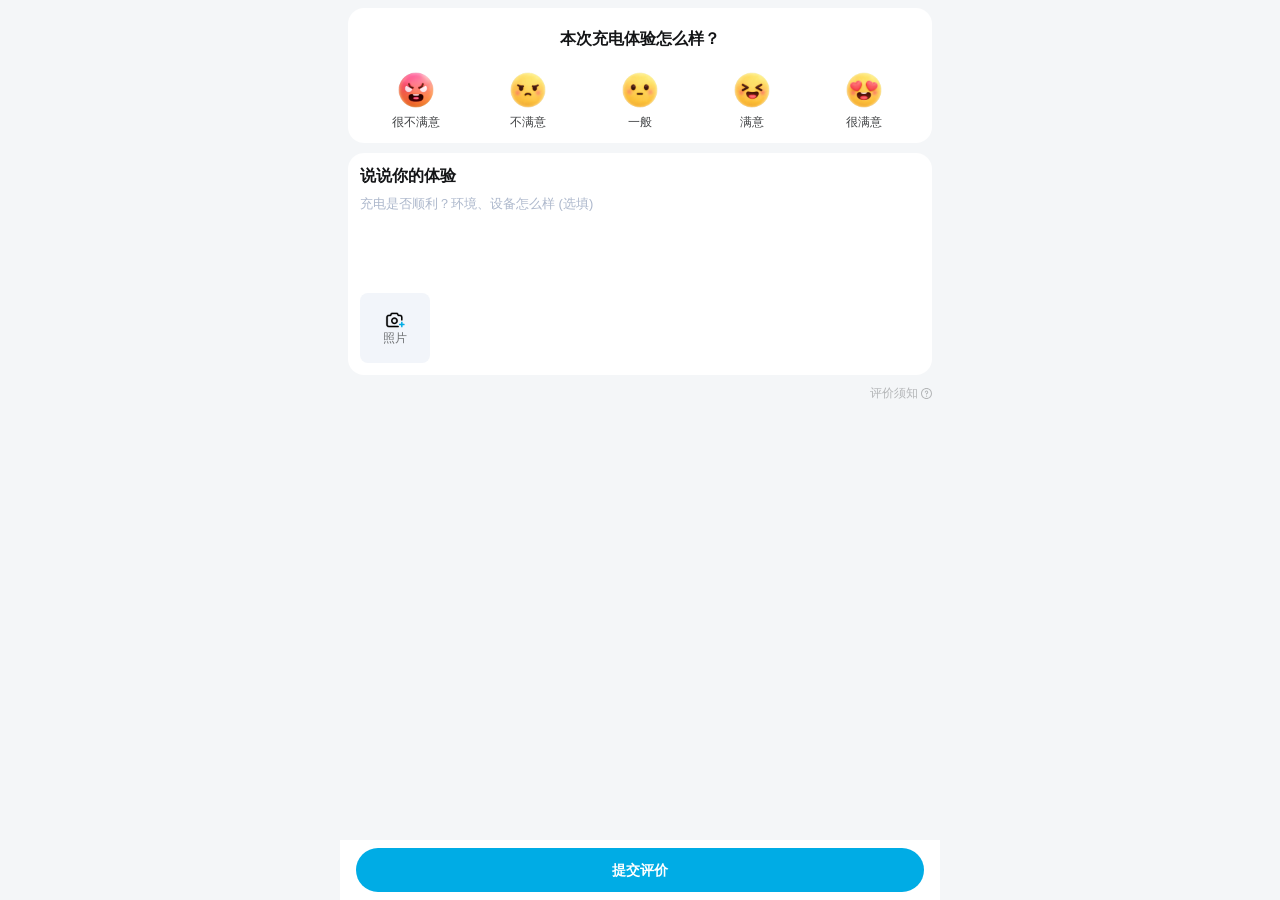
<file: index.html>
<!doctype html>
<!-- 电站评价页面结构与入口：用于演示 UI 样式与交互，后台接口代码不作为对接依据。 -->
<!-- 仅包含 H5 内容，顶部状态栏和导航由 APP 原生提供。 -->
<html lang="zh-CN">
<head>
  <!-- 使用中文和浅色界面；viewport-fit=cover 允许读取设备底部安全区域。 -->
  <meta charset="UTF-8">
  <meta name="viewport" content="width=device-width, initial-scale=1, viewport-fit=cover">
  <meta name="color-scheme" content="light">
  <title>电站评价</title>
  <!-- 样式独立维护；defer 确保文档结构创建后再执行交互脚本。 -->
  <link rel="stylesheet" href="./styles.css">
  <script src="./app.js" defer></script>
</head>
<body>
  <!-- 统一由脚本校验和显示 Toast，关闭浏览器自带的校验气泡。 -->
  <form id="review-form" class="review-page" novalidate>
    <main class="review-content">
      <!-- 必填评价卡片：表情和标签按 app.js 中的评分配置生成。 -->
      <section class="rating-card card" aria-labelledby="rating-title">
        <h1 id="rating-title">本次充电体验怎么样？</h1>
        <div id="rating-options" class="rating-options" role="radiogroup" aria-labelledby="rating-title" aria-required="true"></div>
        <!-- 初始隐藏；选择表情后展示该满意度对应的可多选标签。 -->
        <div id="review-tags" class="review-tags" role="group" aria-label="评价标签（选填，可多选）" hidden></div>
      </section>

      <!-- 选填体验卡片：自由输入文字与标签独立，照片也可以不添加。 -->
      <section class="experience-card card" aria-labelledby="experience-title">
        <div class="experience-heading">
          <h2 id="experience-title"><label for="experience">说说你的体验</label></h2>
          <!-- 只有超过 200 字才显示；当前数量红色，/200 保持注释灰色。 -->
          <span id="character-count" class="character-count" aria-live="polite" hidden><span id="current-count">201</span><span class="count-limit">/200</span></span>
        </div>
        <!-- 不设置 maxlength，允许第 201 字输入后再提示超限；高度由 CSS 固定为 5 行。 -->
        <textarea id="experience" name="experience" rows="5" placeholder="充电是否顺利？环境、设备怎么样 (选填)" aria-describedby="experience-hint" spellcheck="false"></textarea>
        <span id="experience-hint" class="sr-only">选填，最多200字，超过200字后需要删减才能提交。</span>
        <!-- 图片按顺序插在添加入口之前；满 9 张隐藏入口，列表支持横向滑动。 -->
        <div id="photo-list" class="photo-list" role="group" aria-label="评价照片（选填，最多9张，可左右滑动）">
          <button id="add-photo" class="add-photo photo-tile" type="button" aria-label="添加照片，最多9张">
            <img src="./images/icon-add-photo.png" width="20" height="20" alt="">
            <span>照片</span>
          </button>
        </div>
        <!-- 隐藏系统文件选择器，由相机入口触发；支持一次选择多张图片。 -->
        <input id="photo-input" type="file" accept="image/*" multiple hidden>
        <span id="photo-status" class="sr-only" aria-live="polite"></span>
      </section>

      <!-- 评价须知：由前端开发配置现有页面链接，当前不绑定交互。 -->
      <button id="review-rules" class="review-rules" type="button">
        <span>评价须知</span><span class="help-icon"><img src="./images/icon-review-help.svg" width="11" height="11" alt=""></span>
      </button>
    </main>

    <!-- 固定底部提交区：自动避让设备安全区域和覆盖视口的软键盘。 -->
    <footer class="submit-bar">
      <button id="submit-review" class="submit-button" type="submit">提交评价</button>
    </footer>
  </form>

  <!-- 共用 Toast，只负责显示提示文案，不承载业务操作。 -->
  <div id="toast" class="toast" role="status" aria-live="polite" hidden></div>

</body>
</html>
</file>
<file: styles.css>
/* 电站评价页面的布局、配色与动画样式。 */
/* 全局设计变量：品牌色、文字层级、安全区域和系统字体。 */
:root {
  color-scheme: light;
  --brand: #00ace5;
  --text-primary: #141517;
  --text-secondary: #414345;
  --text-tertiary: #6f7173;
  --text-muted: #b4b6b8;
  --background: #f4f6f8;
  --surface-subtle: #f2f5fa;
  --danger: #fd2020;
  --safe-bottom: env(safe-area-inset-bottom, 0px);
  --keyboard-inset: 0px;
  font-family: -apple-system, BlinkMacSystemFont, "PingFang SC", "Helvetica Neue", "Microsoft YaHei", sans-serif;
  -webkit-text-size-adjust: 100%;
  text-size-adjust: 100%;
  -webkit-tap-highlight-color: transparent;
  color: var(--text-primary);
  background: var(--background);
}

/* 基础重置：宽高包含内边距和边框，按钮及输入控件沿用系统字体。 */
* { box-sizing: border-box; }
body { margin: 0; }
button, textarea, input { font: inherit; }
button { padding: 0; border: 0; cursor: pointer; color: inherit; background: none; touch-action: manipulation; }
button:disabled { cursor: default; }
/* 键盘操作时保留可见焦点，不影响触摸状态的设计样式。 */
button:focus-visible, .rating-input:focus-visible + .rating-content {
  outline: 2px solid var(--brand);
  outline-offset: 3px;
}
[hidden] { display: none !important; }
img { display: block; object-fit: contain; }
h1, h2, p { margin: 0; }
h1, h2 { font-size: 16px; line-height: 22px; font-weight: 600; }
/* 只在视觉上隐藏，保留读屏和原生单选控件的无障碍能力。 */
.sr-only, .rating-input {
  position: absolute; width: 1px; height: 1px; padding: 0; margin: -1px;
  overflow: hidden; clip: rect(0, 0, 0, 0); white-space: nowrap; border: 0;
}

/* 页面宽度自适应；大屏最大 600px，真实手机按可用视口铺满。 */
.review-page { width: 100%; max-width: 600px; margin: 0 auto; min-height: 100vh; min-height: 100dvh; }
/* 内容区保持 8px 外边距，底部预留固定按钮和安全区域空间。 */
.review-content {
  display: flex; flex-direction: column; align-items: flex-end; gap: 10px;
  padding: 8px 8px calc(80px + var(--safe-bottom) + var(--keyboard-inset));
}
/* 两张白色卡片共用 16px 圆角。 */
.card { width: 100%; background: #fff; border-radius: 16px; }
/* 评价卡片：动画期间裁切超出部分；子元素不压缩，保持表情和标签原尺寸。 */
.rating-card { display: flex; flex-direction: column; align-items: center; gap: 20px; padding: 20px 12px 12px; overflow: hidden; }
.rating-card > * { flex-shrink: 0; }
/* 五个满意度等分排列，图标 40px，标题和文字不参与缩放。 */
.rating-options { display: grid; grid-template-columns: repeat(5, minmax(0, 1fr)); width: 100%; }
.rating-option { position: relative; min-width: 0; cursor: pointer; touch-action: manipulation; }
.rating-content { display: flex; flex-direction: column; align-items: center; gap: 4px; border-radius: 8px; }
.rating-emoji { position: relative; display: block; width: 40px; height: 40px; transform-origin: center; user-select: none; }
/* 灰色图层在下、亮色图层在上，两张图同步缩放。 */
.rating-emoji-layer { position: absolute; inset: 0; width: 40px; height: 40px; pointer-events: none; -webkit-user-drag: none; }
/* 只改变上层透明度，200ms 内变灰/变亮，避免直接换图和中途发白。 */
.rating-emoji-active { opacity: 1; transition: opacity 200ms cubic-bezier(.4, 0, .2, 1); }
.rating-option.is-muted .rating-emoji-active { opacity: 0; }
/* 表情文字颜色同步用 200ms 过渡。 */
.rating-label { font-size: 12px; line-height: 17px; font-weight: 400; color: var(--text-secondary); white-space: nowrap; transition: color 200ms cubic-bezier(.4, 0, .2, 1); }
.rating-option.is-muted .rating-label { color: var(--text-muted); }
/* 遵守系统减少动态效果偏好；回弹及卡片动画在 JS 中同步跳过。 */
@media (prefers-reduced-motion: reduce) {
  .rating-emoji-active, .rating-label { transition: none; }
}
/* 标签两列排列：三行总高度 126px，每行约 36.67px，行列间距均为 8px。 */
.review-tags { display: grid; grid-template-columns: repeat(2, minmax(0, 1fr)); grid-auto-rows: 36.666667px; gap: 8px; width: 100%; }
.review-tag {
  display: flex; justify-content: center; align-items: center; min-width: 0; padding: 0 3px;
  border: 1px solid transparent; border-radius: 8px; background: var(--surface-subtle);
  font-size: 12px; line-height: 17px; font-weight: 400;
}
/* 标签选中态：主题色描边、浅蓝色底和加粗文字，再次点击可取消。 */
.review-tag[aria-pressed="true"] { border-color: var(--brand); background: rgba(0, 172, 229, .05); color: var(--brand); font-weight: 600; }
/* 体验卡片：标题、五行文本框、照片区域按 8px 间距排列。 */
.experience-card { display: flex; flex-direction: column; gap: 8px; padding: 12px; }
.experience-heading { display: flex; justify-content: space-between; align-items: center; gap: 8px; height: 22px; }
/* 超限计数：只把当前字数标红，分母保持灰色。 */
.character-count { color: var(--danger); font-size: 12px; line-height: 17px; white-space: nowrap; }
.count-limit { color: var(--text-muted); }
/* 输入框固定 90px 高、18px 行高；超出内容内部滚动，禁止拖拽改变高度。 */
#experience {
  display: block; width: 100%; height: 90px; min-height: 90px; max-height: 90px; margin: 0; padding: 0;
  border: 0; border-radius: 0; outline: none; resize: none; background: transparent;
  color: var(--text-secondary); font-size: 13px; font-weight: 400; line-height: 18px;
  overflow: auto; overscroll-behavior: contain; -webkit-overflow-scrolling: touch;
  scrollbar-width: thin; caret-color: var(--brand);
}
#experience::placeholder { color: #adb8cc; opacity: 1; }
/* 照片保持单行横向滚动，不换行、不挤压缩略图，隐藏滚动条。 */
.photo-list {
  display: flex; align-items: flex-start; gap: 6px; width: 100%; height: 70px;
  overflow-x: auto; overflow-y: hidden; scrollbar-width: none; overscroll-behavior-x: contain;
  -webkit-overflow-scrolling: touch;
}
.photo-list::-webkit-scrollbar { display: none; }
/* 照片和添加入口均为 70px 正方形，添加入口一直跟在照片后面。 */
.photo-tile { position: relative; flex: 0 0 70px; width: 70px; height: 70px; border-radius: 8px; background: var(--surface-subtle); }
.add-photo { display: flex; flex-direction: column; align-items: center; justify-content: center; }
.add-photo img { width: 20px; height: 20px; }
.add-photo span { color: var(--text-tertiary); font-size: 12px; line-height: 17px; }
/* 使用 object-fit: cover 居中裁切照片，保持完整填满方形区域。 */
.photo-thumbnail { width: 70px; height: 70px; object-fit: cover; border-radius: 8px; }
/* 删除图标视觉尺寸 16px；点击区域扩大到 32px，仍对齐图片右上角。 */
.remove-photo { position: absolute; z-index: 1; right: 0; top: 0; width: 32px; height: 32px; padding: 4px 4px 12px 12px; border-radius: 8px; }
.remove-photo img { width: 16px; height: 16px; }
/* 评价须知只保留视觉入口；具体链接由前端开发配置。 */
.review-rules { position: relative; display: flex; align-items: center; gap: 2px; font-size: 12px; line-height: 17px; color: var(--text-muted); }
.review-rules::before { content: ""; position: absolute; inset: -8px 0; }
.help-icon { display: flex; align-items: center; justify-content: center; width: 12px; height: 12px; }
.help-icon img { width: 11px; height: 11px; }
/* 固定提交区域：随键盘上移并加入底部安全区，保持左右 16px 留白。 */
.submit-bar {
  position: fixed; z-index: 5; bottom: var(--keyboard-inset); left: 50%; transform: translateX(-50%);
  width: 100%; max-width: 600px; padding: 8px 16px calc(8px + var(--safe-bottom)); background: #fff;
}
/* 键盘已占用底部空间时，取消底栏重复的安全区留白。 */
body.keyboard-open .submit-bar { padding-bottom: 8px; }
/* 品牌色胶囊按钮，固定高度 44px；提交中及成功后禁用。 */
.submit-button { display: flex; align-items: center; justify-content: center; width: 100%; height: 44px; border-radius: 100px; background: var(--brand); color: #fff; font-size: 14px; line-height: 20px; font-weight: 600; }
.submit-button:active:not(:disabled) { background: #009dd1; }
.submit-button:disabled { opacity: .65; }
/* 全局 Toast：黑色 72% 透明背景、12px 圆角，居中且不拦截点击。 */
.toast {
  position: fixed; z-index: 30; left: 50%; top: 50%; transform: translate(-50%, -50%);
  max-width: calc(100vw - 48px); width: max-content; padding: 12px; border-radius: 12px;
  color: #fff; background: rgba(0, 0, 0, .72); font-size: 15px; line-height: 21px;
  text-align: center; pointer-events: none;
}
</file>
